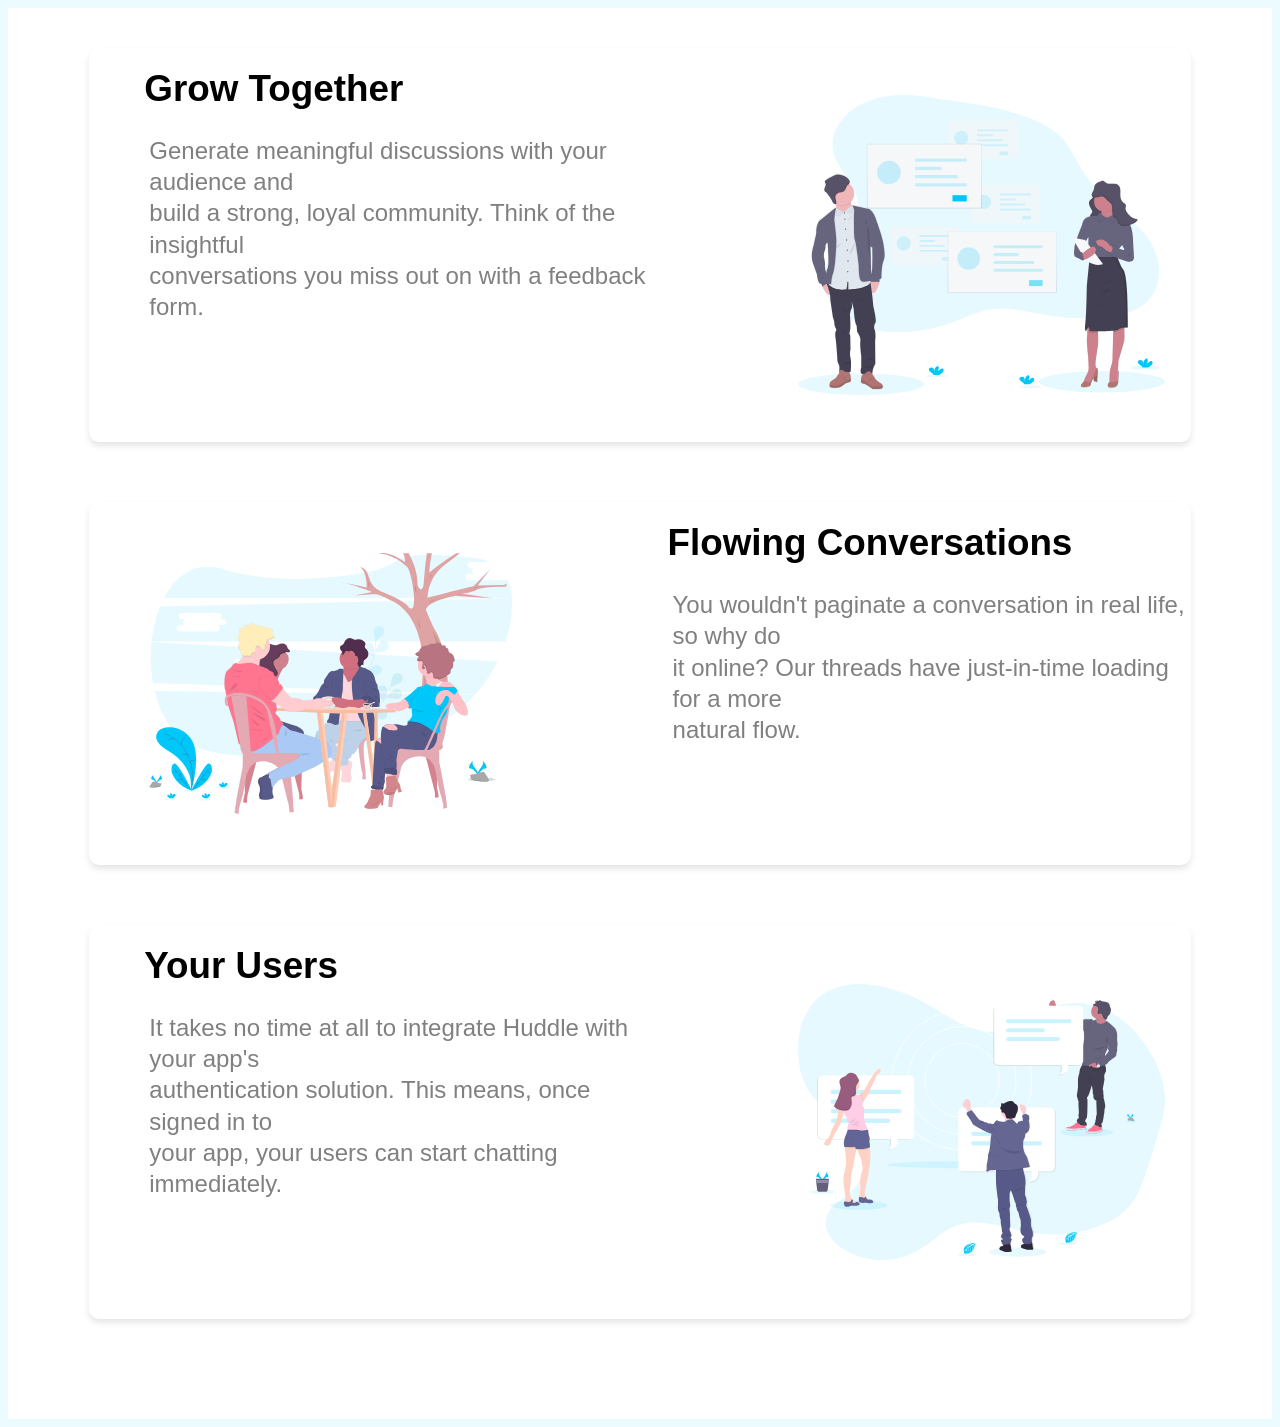
<file: index.html>
<html lang="en">
<head>
    <meta charset="UTF-8">
    <meta name="viewport" content="width=device-width, initial-scale=1.0">
    <title>Pràctica 04 - Capçalera</title>
    <link rel="preconnect" href="https://fonts.googleapis.com">
    <link rel="preconnect" href="https://fonts.gstatic.com" crossorigin>
    <link href="https://fonts.googleapis.com/css2?family=Poppins:wght@600&display=swap" rel="stylesheet">
    <link rel="stylesheet" href="styles/main.css">
</head>
<body>

    <main>
        <div class="section-one">
            <div class="text">
                <h2>Grow Together</h2>
                <p>Generate meaningful discussions with your audience and<br> build a strong, loyal community. Think of the insightful<br> conversations you miss out on with a feedback form.</p>
            </div>
            <div class="image">
                <img src="img/illustration-grow-together.svg" alt="Feature 1">
            </div>
        </div>
        <div class="section-two">
            <div class="image">
                <img src="img/illustration-flowing-conversation.svg" alt="Feature 2">
            </div>
            <div class="text">
                <h2>Flowing Conversations</h2>
                <p>You wouldn't paginate a conversation in real life, so why do<br> it online? Our threads have just-in-time loading for a more<br> natural flow.</p>
            </div>
        </div>
        <div class="section-three">
            <div class="text">
                <h2>Your Users</h2>
                <p>It takes no time at all to integrate Huddle with your app's<br> authentication solution. This means, once signed in to<br> your app, your users can start chatting immediately.</p>
            </div>
            <div class="image">
                <img src="img/illustration-your-users.svg" alt="Feature 3">
            </div>
        </div>
        
    </main>
</body>
</html>
</file>
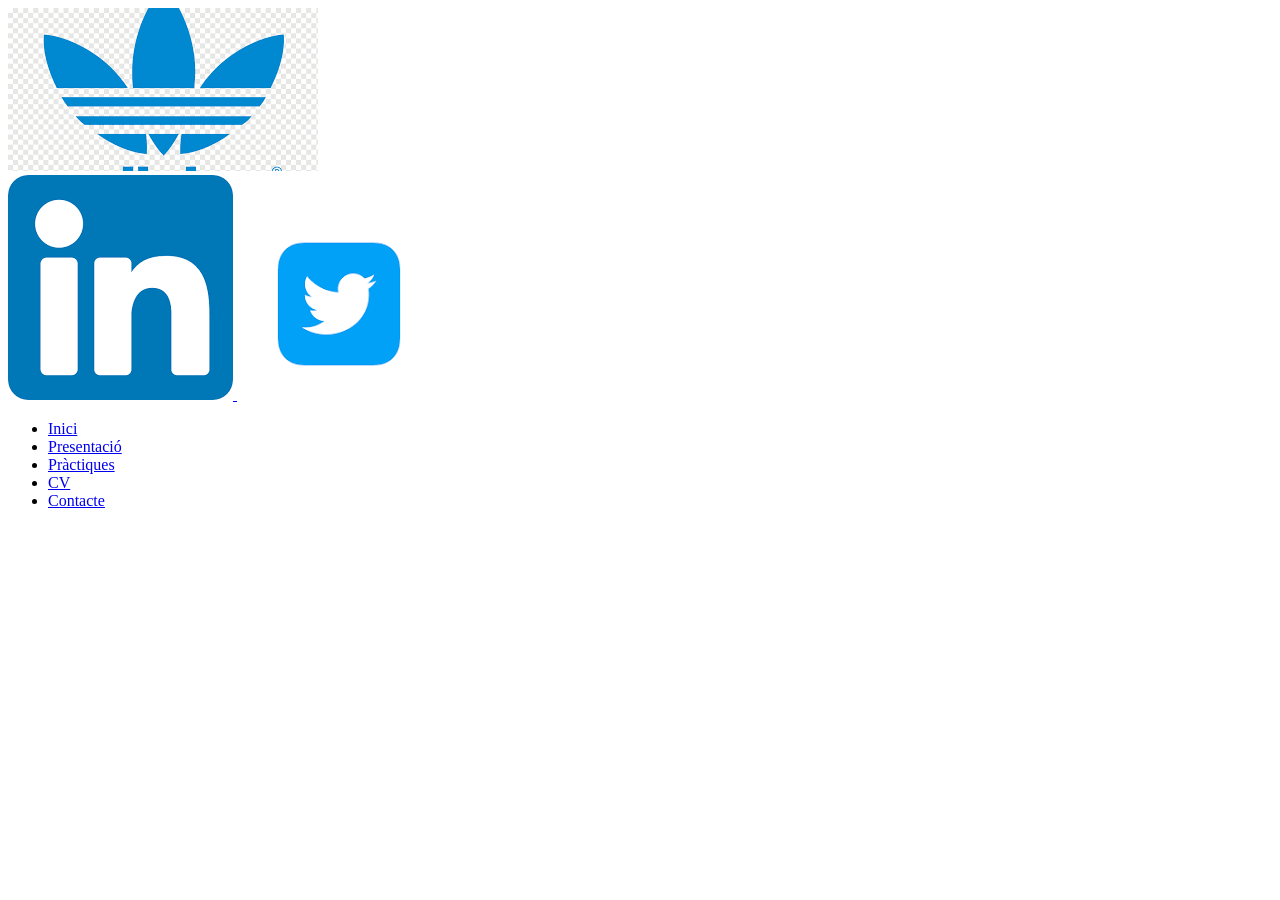
<file: UF01/practica01/index.html>
<!DOCTYPE html>
<html lang="ca">
<head>
    <meta charset="UTF-8">
    <meta name="viewport" content="width=device-width, initial-scale=1.0">
    <title>Practica 01</title>
</head>
<body>
    <!-- Capçalera -->
    <header>
        <div class="header-logo">
            <!-- Logo -->
            <img src="img/adidas.png" alt="Logo adidas">
        </div>
        <div class="header-xarxes">
            <!-- Xarxes Socials -->
            <a href="https://www.linkedin.com/in/elnomdelteuperfil" target="_blank" aria-label="Perfil de LinkedIn">
                <img src="img/logo-linkedin.png" alt="LinkedIn">
            </a>
            <a href="https://twitter.com" target="_blank" aria-label="Perfil de Twitter">
                <img src="img/logo-twitter.png" alt="Twitter">
            </a>
        </div>
    </header>

    <!-- Barra de Navegació -->
    <nav>
        <ul>
            <li><a href="index.html">Inici</a></li>
            <li><a href="presentacio.html">Presentació</a></li>
            <li><a href="practiques.html">Pràctiques</a></li>
            <li><a href="#">CV</a></li>
            <li><a href="contacte.html">Contacte</a></li>
        </ul>
    </nav>
</body>
</html>
</file>
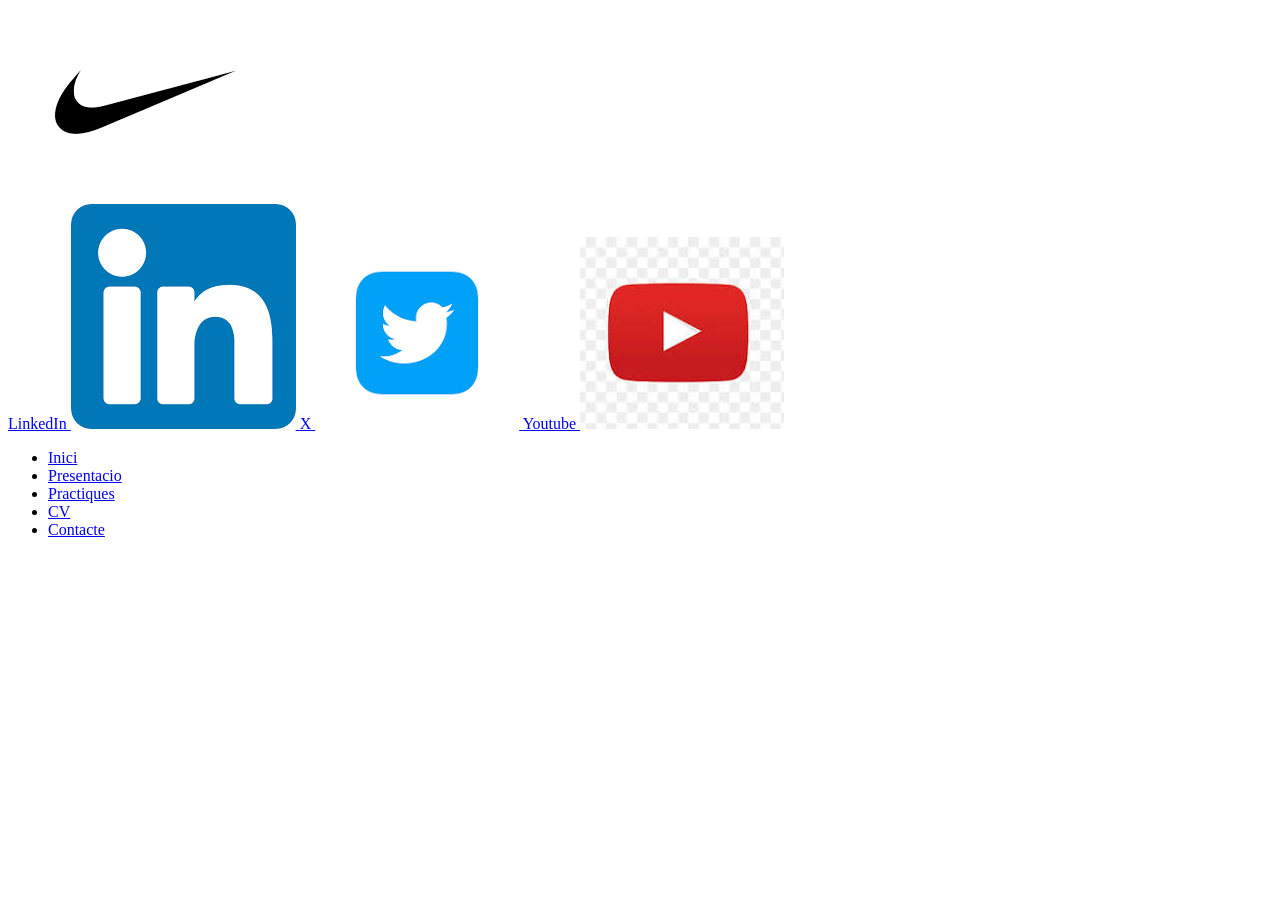
<file: UF01/practica02/index.html>
<!DOCTYPE html>
<html lang="en">
<head>
    <meta charset="UTF-8">
    <title>Practica 01</title>
</head>
<body>
    <header>
        <!-- div és un element comú d'estructura de l'html, es sol utilitzar com a contenidor, per separar per grups -->
        <div class="header-logo">
            <!-- tag propi per insertar una imatge -->
            <img src="img/logo-nike.png" alt="Logo Nike" >
        </div>
        <div class="header-xarxes">
            <!-- hyperlink per a afegir un link amb url a un element al que volem clickar i dirigir a una pàgina web -->
            <a href="https://es.linkedin.com/NOMUSUARI" target="_blank">
                LinkedIn
                <img src="img/logo-linkedin.png" alt="Logo LinkedIn">
            </a>
            <a href="https://x.com/NOMUSUARI" target="_blank">
                X
                <img src="img/logo-x.png" alt="Logo x">
            </a>
            <a href="https://youtube.com/NOMUSUARI" target="_blank">
                Youtube
                <img src="img/youtube.jpg" alt="Logo youtube">
            </a>
        </div>
        <nav>
            <ul>
                <li><a href="inici.html">Inici</a></li>
                <li><a href="presentacio.html">Presentacio</a></li>
                <li><a href="practiques.html">Practiques</a></li>
                <li><a href="cv.html">CV</a></li>
                <li><a href="contacte.html">Contacte</a></li>
            </ul>
        </nav>
    </header>
</body>
</html>
</file>
<file: styles/main.css>
body {
  font-family: Arial, sans-serif;
  background-color: #EBFBFF;
}

main {
  background-color: white;
  padding: 40px 20px;
}

.section-one, .section-two, .section-three {
  display: flex;
  align-items: center;
  margin: 0 auto 60px;
  padding: 20px 0;
  background-color: white;
  border-radius: 10px;
  box-shadow: 0 4px 6px rgba(0, 0, 0, 0.1);
  width: 90%;
}

.text, .image {
  width: 50%;
}

.text {
  display: flex;
  flex-direction: column;
  justify-content: center;
  align-items: flex-start;
  padding-left: 5%;
}

.image {
  text-align: right;
}

.image img {
  max-width: 70%;
  height: auto;
  margin-right: -5%;
}

.text h2 {
  font-size: 2.3rem;
  margin: 0 0 15px;
  text-align: left;
}

.text p {
  font-size: 1.5rem;
  margin: 10px 0 100px 5px;
  line-height: 1.3;
  text-align: left;
  white-space: normal;
  color: #808080;
}

.section-one .image img,
.section-three .image img {
  margin-right: 5%;
}

.section-two .image img {
  margin-right: 100px;
}

@media (max-width: 768px) {
  .section-one, .section-two, .section-three {
    flex-direction: column;
    text-align: center;
  }

  .text, .image {
    width: 100%;
    padding: 0;
  }

  .text {
    margin-bottom: 15px;
    align-items: center;
  }

  .text h2, .text p {
    text-align: center;
  }

  .image img {
    margin: 0;
  }
}
</file>
